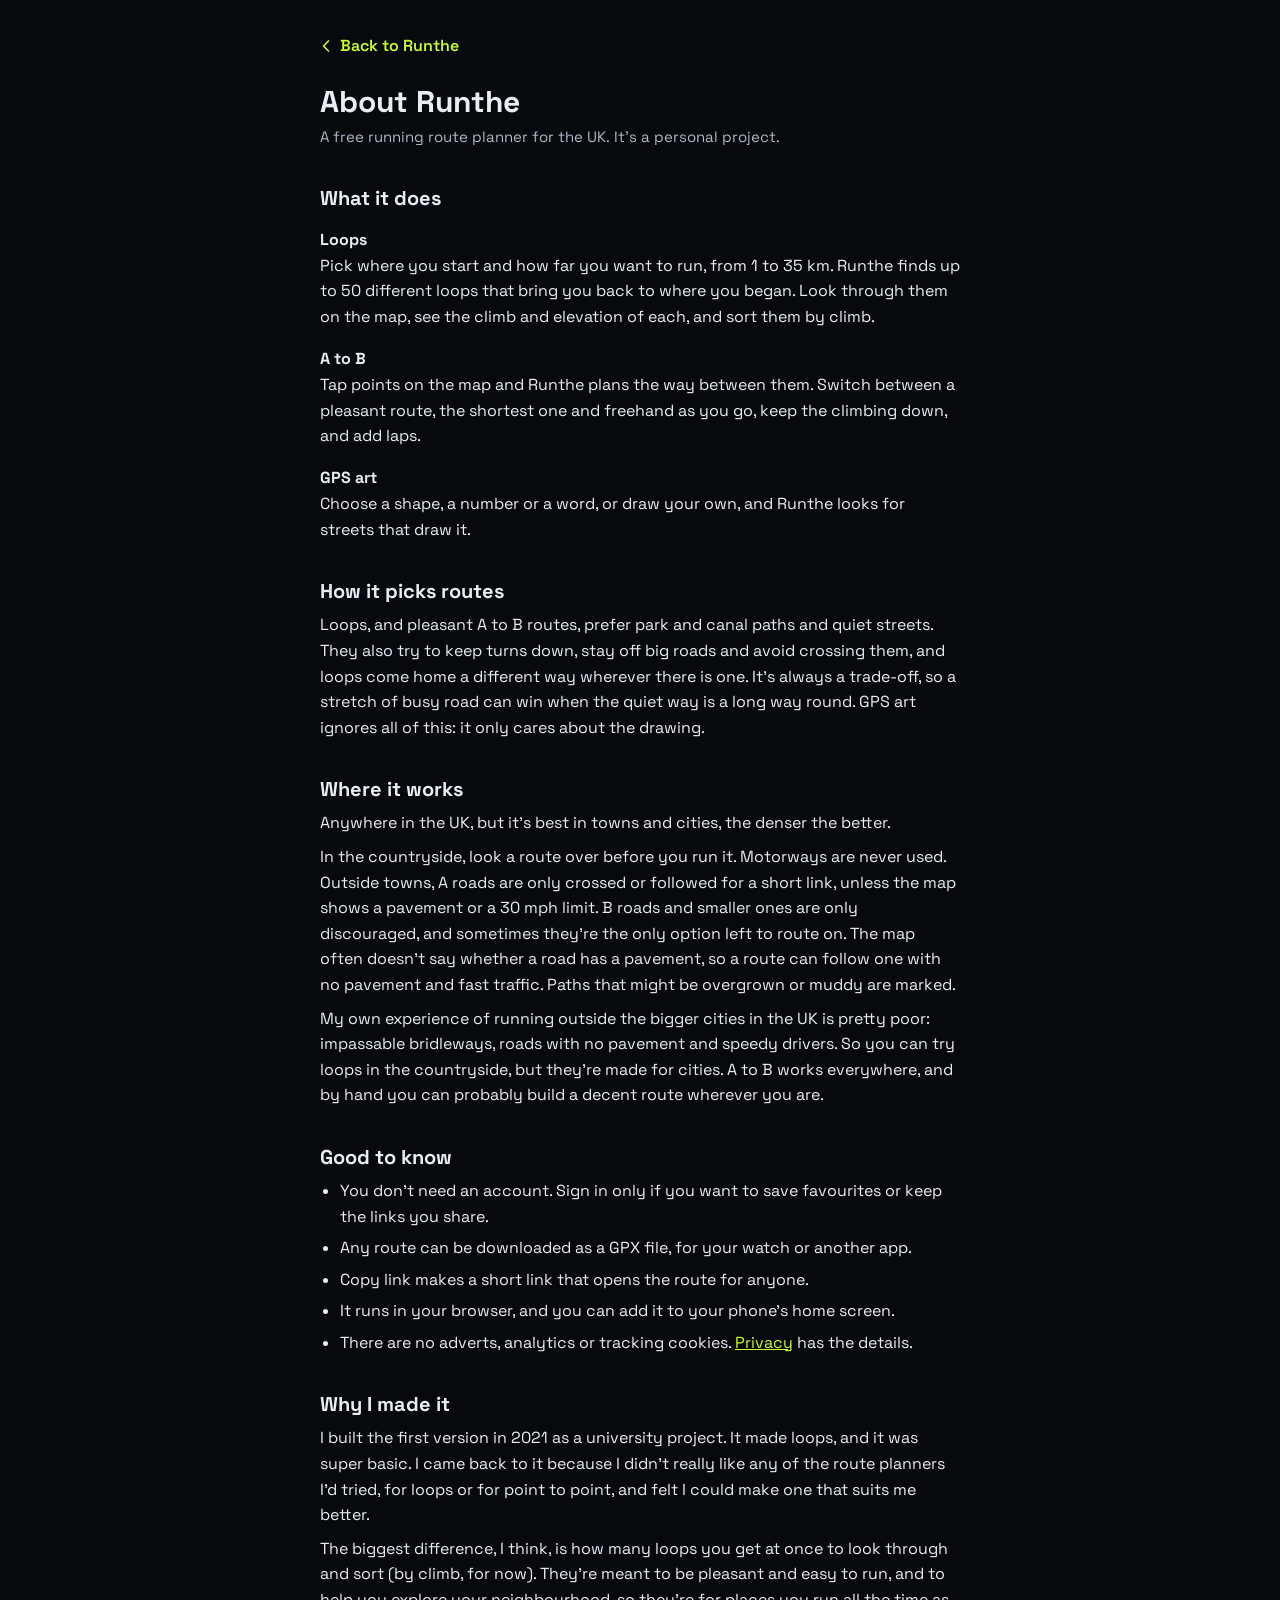
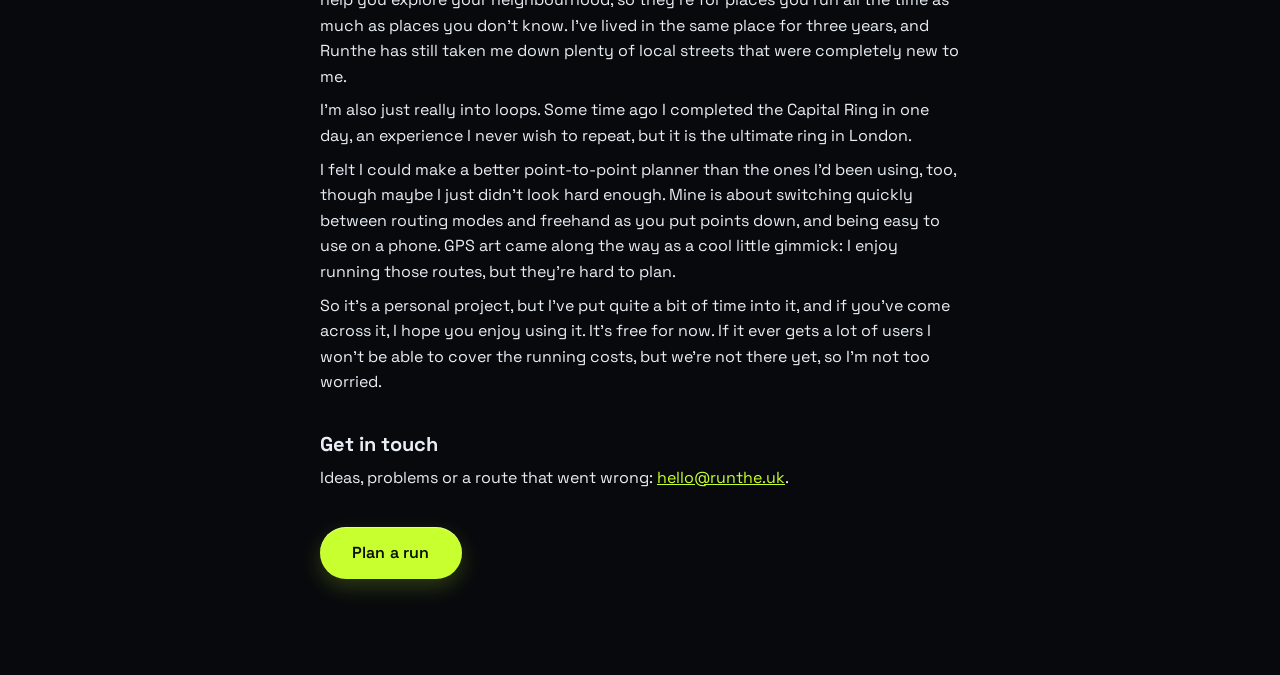
<file: about/index.html>
<!DOCTYPE html>
<html lang="en">
<head>
  <meta charset="UTF-8" />
  <meta name="viewport" content="width=device-width, initial-scale=1, viewport-fit=cover" />
  <meta name="theme-color" content="#07090d" />
  <meta name="description" content="What Runthe does and why I made it: a free running route planner for the UK that finds loops, plans runs from A to B and draws GPS art." />
  <title>About Runthe: running loops, A to B and GPS art</title>
  <link rel="canonical" href="https://rnthe.com/about/" />
  <link rel="icon" href="../assets/favicon.svg" type="image/svg+xml" />
  <link rel="preconnect" href="https://fonts.gstatic.com" crossorigin />
  <link href="https://fonts.googleapis.com/css2?family=Space+Grotesk:wght@400;500;600;700&display=swap" rel="stylesheet" />
  <!-- Versioned like the app's (index.html): bump with it. -->
  <link href="../css/tonal.css?v=93" rel="stylesheet" />
  <link href="../css/page.css?v=94" rel="stylesheet" />
</head>
<body>
  <!-- A settings page of words (UI.md, Settings page): opened from the
       account menu, and what search engines read. -->
  <a class="back" href="../"><svg viewBox="0 0 24 24" width="20" height="20" fill="none" stroke="currentColor" stroke-width="2" stroke-linecap="round" stroke-linejoin="round" aria-hidden="true"><path d="m15 18-6-6 6-6"/></svg>Back to Runthe</a>
  <h1>About Runthe</h1>
  <p class="lede">A free running route planner for the UK. It's a personal project.</p>

  <main class="prose">
    <h2>What it does</h2>
    <h3>Loops</h3>
    <p>Pick where you start and how far you want to run, from 1 to 35 km. Runthe finds up to 50 different loops that bring you back to where you began. Look through them on the map, see the climb and elevation of each, and sort them by climb.</p>
    <h3>A to B</h3>
    <p>Tap points on the map and Runthe plans the way between them. Switch between a pleasant route, the shortest one and freehand as you go, keep the climbing down, and add laps.</p>
    <h3>GPS art</h3>
    <p>Choose a shape, a number or a word, or draw your own, and Runthe looks for streets that draw it.</p>

    <h2>How it picks routes</h2>
    <p>Loops, and pleasant A to B routes, prefer park and canal paths and quiet streets. They also try to keep turns down, stay off big roads and avoid crossing them, and loops come home a different way wherever there is one. It's always a trade-off, so a stretch of busy road can win when the quiet way is a long way round. GPS art ignores all of this: it only cares about the drawing.</p>

    <h2>Where it works</h2>
    <p>Anywhere in the UK, but it's best in towns and cities, the denser the better.</p>
    <p>In the countryside, look a route over before you run it. Motorways are never used. Outside towns, A roads are only crossed or followed for a short link, unless the map shows a pavement or a 30 mph limit. B roads and smaller ones are only discouraged, and sometimes they're the only option left to route on. The map often doesn't say whether a road has a pavement, so a route can follow one with no pavement and fast traffic. Paths that might be overgrown or muddy are marked.</p>
    <p>My own experience of running outside the bigger cities in the UK is pretty poor: impassable bridleways, roads with no pavement and speedy drivers. So you can try loops in the countryside, but they're made for cities. A to B works everywhere, and by hand you can probably build a decent route wherever you are.</p>

    <h2>Good to know</h2>
    <ul>
      <li>You don't need an account. Sign in only if you want to save favourites or keep the links you share.</li>
      <li>Any route can be downloaded as a GPX file, for your watch or another app.</li>
      <li>Copy link makes a short link that opens the route for anyone.</li>
      <li>It runs in your browser, and you can add it to your phone's home screen.</li>
      <li>There are no adverts, analytics or tracking cookies. <a href="../privacy/">Privacy</a> has the details.</li>
    </ul>

    <h2>Why I made it</h2>
    <p>I built the first version in 2021 as a university project. It made loops, and it was super basic. I came back to it because I didn't really like any of the route planners I'd tried, for loops or for point to point, and felt I could make one that suits me better.</p>
    <p>The biggest difference, I think, is how many loops you get at once to look through and sort (by climb, for now). They're meant to be pleasant and easy to run, and to help you explore your neighbourhood, so they're for places you run all the time as much as places you don't know. I've lived in the same place for three years, and Runthe has still taken me down plenty of local streets that were completely new to me.</p>
    <p>I'm also just really into loops. Some time ago I completed the Capital Ring in one day, an experience I never wish to repeat, but it is the ultimate ring in London.</p>
    <p>I felt I could make a better point-to-point planner than the ones I'd been using, too, though maybe I just didn't look hard enough. Mine is about switching quickly between routing modes and freehand as you put points down, and being easy to use on a phone. GPS art came along the way as a cool little gimmick: I enjoy running those routes, but they're hard to plan.</p>
    <p>So it's a personal project, but I've put quite a bit of time into it, and if you've come across it, I hope you enjoy using it. It's free for now. If it ever gets a lot of users I won't be able to cover the running costs, but we're not there yet, so I'm not too worried.</p>

    <h2>Get in touch</h2>
    <p>Ideas, problems or a route that went wrong: <a href="mailto:hello@runthe.uk">hello@runthe.uk</a>.</p>
  </main>

  <a class="btn btn-primary cta" href="../">Plan a run</a>
</body>
</html>
</file>
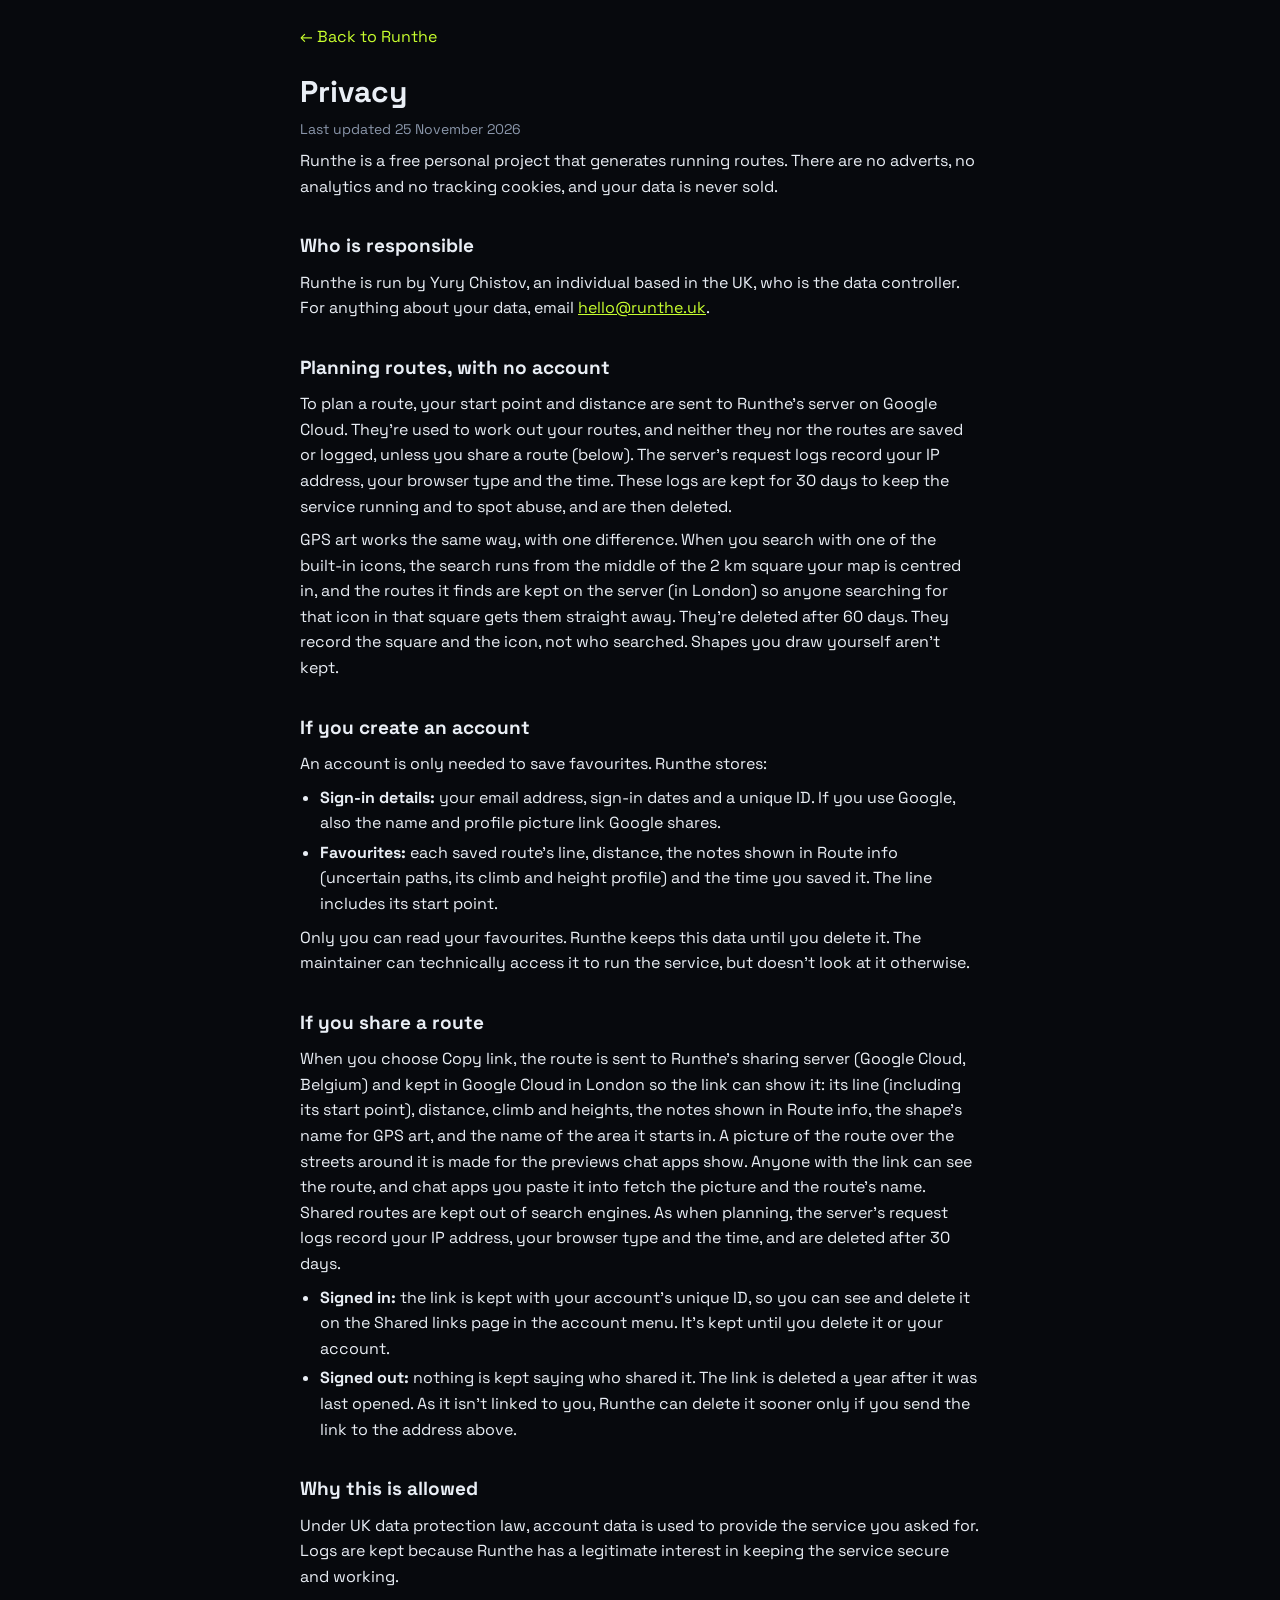
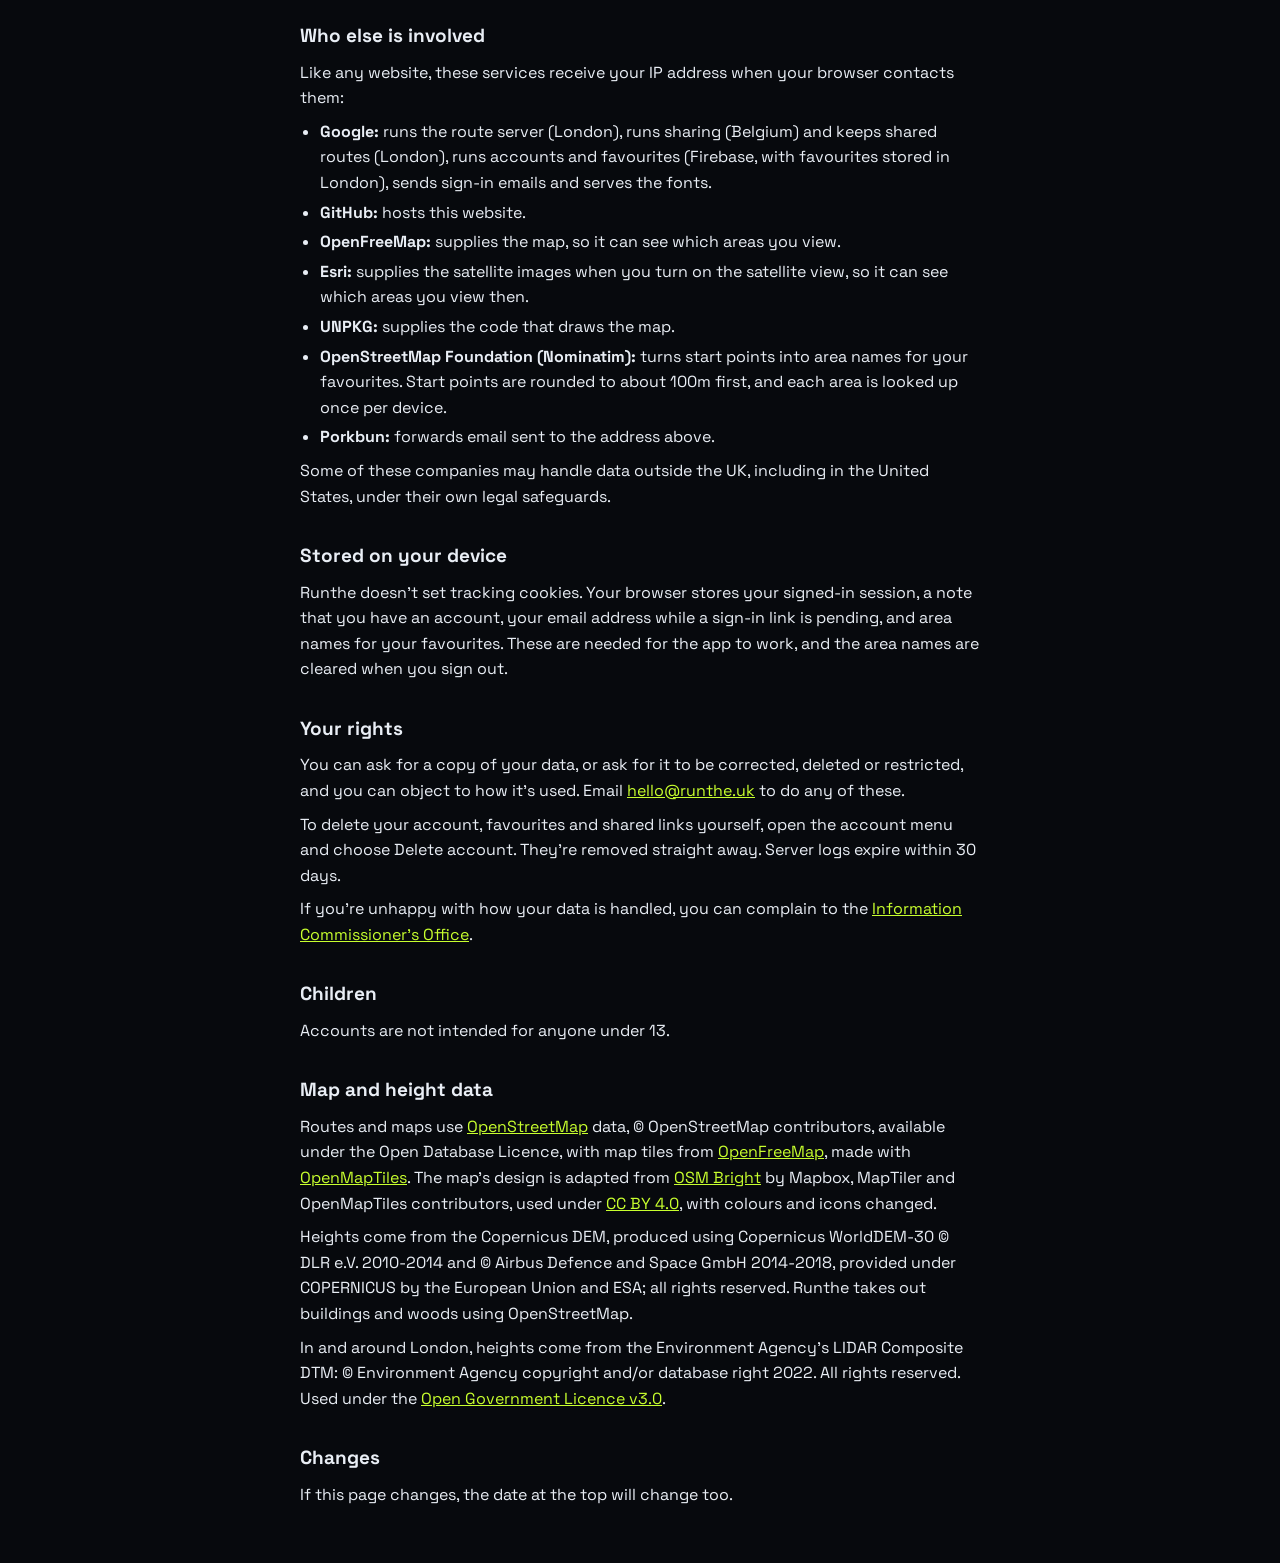
<file: privacy/index.html>
<!DOCTYPE html>
<html lang="en">
<head>
  <meta charset="UTF-8" />
  <meta name="viewport" content="width=device-width, initial-scale=1, viewport-fit=cover" />
  <meta name="theme-color" content="#07090d" />
  <meta name="description" content="How Runthe handles your data." />
  <title>Privacy · Runthe</title>
  <link rel="icon" href="../assets/favicon.svg" type="image/svg+xml" />
  <link rel="preconnect" href="https://fonts.gstatic.com" crossorigin />
  <link href="https://fonts.googleapis.com/css2?family=Space+Grotesk:wght@400;500;700&display=swap" rel="stylesheet" />
  <style>
    :root { color-scheme: dark; }
    body {
      margin: 0 auto; max-width: 680px; background: #07090d; color: #e9eef5;
      padding: calc(24px + env(safe-area-inset-top)) 20px calc(48px + env(safe-area-inset-bottom));
      font: 16px/1.6 "Space Grotesk", system-ui, sans-serif; -webkit-font-smoothing: antialiased;
    }
    a { color: #c8ff2e; }
    h1 { font-size: 30px; line-height: 1.2; margin: 24px 0 4px; }
    h2 { font-size: 19px; margin: 32px 0 6px; }
    p, ul { margin: 8px 0; }
    ul { padding-left: 20px; }
    li { margin: 4px 0; }
    .back { display: inline-block; text-decoration: none; }
    .updated { color: #8a96aa; font-size: 14px; }
    [hidden] { display: none !important; }
  </style>
</head>
<body>
  <a class="back" href="../">← Back to Runthe</a>
  <h1>Privacy</h1>
  <p class="updated">Last updated 25 November 2026</p>

  <p>Runthe is a free personal project that generates running routes. There are no adverts, no analytics and no tracking cookies, and your data is never sold.</p>

  <h2>Who is responsible</h2>
  <p>Runthe is run by Yury Chistov, an individual based in the UK, who is the data controller. For anything about your data, email <a href="mailto:hello@runthe.uk">hello@runthe.uk</a>.</p>

  <h2>Planning routes, with no account</h2>
  <p>To plan a route, your start point and distance are sent to Runthe's server on Google Cloud. They're used to work out your routes, and neither they nor the routes are saved or logged, unless you share a route (below). The server's request logs record your IP address, your browser type and the time. These logs are kept for 30 days to keep the service running and to spot abuse, and are then deleted.</p>
  <p>GPS art works the same way, with one difference. When you search with one of the built-in icons, the search runs from the middle of the 2 km square your map is centred in, and the routes it finds are kept on the server (in London) so anyone searching for that icon in that square gets them straight away. They're deleted after 60 days. They record the square and the icon, not who searched. Shapes you draw yourself aren't kept.</p>

  <h2>If you create an account</h2>
  <p class="no-garmin">An account is only needed to save favourites. Runthe stores:</p>
  <p class="garmin" hidden>An account is only needed to save favourites and to connect Garmin Connect. Runthe stores:</p>
  <ul>
    <li><strong>Sign-in details:</strong> your email address, sign-in dates and a unique ID. If you use Google, also the name and profile picture link Google shares.</li>
    <li><strong>Favourites:</strong> each saved route's line, distance, the notes shown in Route info (uncertain paths, its climb and height profile) and the time you saved it. The line includes its start point.</li>
  </ul>
  <p>Only you can read your favourites. Runthe keeps this data until you delete it. The maintainer can technically access it to run the service, but doesn't look at it otherwise.</p>

  <h2>If you share a route</h2>
  <p>When you choose Copy link, the route is sent to Runthe's sharing server (Google Cloud, Belgium) and kept in Google Cloud in London so the link can show it: its line (including its start point), distance, climb and heights, the notes shown in Route info, the shape's name for GPS art, and the name of the area it starts in. A picture of the route over the streets around it is made for the previews chat apps show. Anyone with the link can see the route, and chat apps you paste it into fetch the picture and the route's name. Shared routes are kept out of search engines. As when planning, the server's request logs record your IP address, your browser type and the time, and are deleted after 30 days.</p>
  <ul>
    <li><strong>Signed in:</strong> the link is kept with your account's unique ID, so you can see and delete it on the Shared links page in the account menu. It's kept until you delete it or your account.</li>
    <li><strong>Signed out:</strong> nothing is kept saying who shared it. The link is deleted a year after it was last opened. As it isn't linked to you, Runthe can delete it sooner only if you send the link to the address above.</li>
  </ul>

  <section class="garmin" hidden>
    <h2>If you connect Garmin Connect</h2>
    <p>You can connect your Garmin Connect account to send routes to it as courses, which Garmin Connect then syncs to your Garmin devices. You choose on Garmin's own page whether to allow this, and which permissions to give.</p>
    <p><strong>What Runthe sends to Garmin:</strong> only when you tap Send to Garmin Connect, the route's line (including its start point), its distance and a name made of "Runthe", the area name and the distance. Runthe doesn't read your activities, health data or anything else from Garmin Connect. It only asks Garmin for your Garmin user ID and which permissions you gave, to show whether you're connected and can send courses, and, when you export a route you've sent before, that course's name, to show it's already there.</p>
    <p><strong>What Runthe stores:</strong></p>
    <ul>
      <li>The sign-in tokens Garmin issues, which let Runthe send courses for you, along with your Garmin user ID, the permissions you gave and when you connected. They're stored with your account in Google Cloud (London) and can't be read from any browser, including yours.</li>
      <li>For each route you send, a short code worked out from its line (the line can't be recovered from it) and the course's number at Garmin, so Runthe can tell you a route is already in Garmin Connect rather than send it twice.</li>
      <li>While you're on Garmin's page, a temporary record linking a random code to your account. It's deleted as soon as you come back. If you don't come back, it stops working after 15 minutes and is deleted soon after.</li>
    </ul>
    <p><strong>Stopping it:</strong> choose Disconnect in the account menu, or delete your account. Either removes Runthe's access at Garmin and deletes the stored tokens and the record of courses sent straight away. If you remove Runthe in Garmin Connect instead, Runthe notices the next time you open its account menu and deletes them then. A Garmin account can be connected to one Runthe account at a time: connecting it to another deletes the tokens held for the first. Courses you've already sent stay in Garmin Connect until you delete them there.</p>
    <p>Garmin handles what you send it under its own privacy policy.</p>
  </section>

  <h2>Why this is allowed</h2>
  <p>Under UK data protection law, account data<span class="garmin" hidden>, and your Garmin connection if you make one,</span> is used to provide the service you asked for. Logs are kept because Runthe has a legitimate interest in keeping the service secure and working.</p>

  <h2>Who else is involved</h2>
  <p>Like any website, these services receive your IP address when your browser contacts them:</p>
  <ul>
    <li><strong>Google:</strong> runs the route server (London), runs sharing (Belgium) and keeps shared routes (London), runs accounts and favourites (Firebase, with favourites stored in London), sends sign-in emails and serves the fonts.</li>
    <li><strong>GitHub:</strong> hosts this website.</li>
    <li><strong>OpenFreeMap:</strong> supplies the map, so it can see which areas you view.</li>
    <li><strong>Esri:</strong> supplies the satellite images when you turn on the satellite view, so it can see which areas you view then.</li>
    <li><strong>UNPKG:</strong> supplies the code that draws the map.</li>
    <li><strong>OpenStreetMap Foundation (Nominatim):</strong> turns start points into area names for your favourites. Start points are rounded to about 100m first, and each area is looked up once per device.</li>
    <li><strong>Porkbun:</strong> forwards email sent to the address above.</li>
    <li class="garmin" hidden><strong>Garmin:</strong> if you connect Garmin Connect, handles signing in to it and receives the routes you choose to send.</li>
  </ul>
  <p>Some of these companies may handle data outside the UK, including in the United States, under their own legal safeguards.</p>

  <h2>Stored on your device</h2>
  <p>Runthe doesn't set tracking cookies. Your browser stores your signed-in session, a note that you have an account, your email address while a sign-in link is pending, and area names for your favourites. These are needed for the app to work, and the area names are cleared when you sign out.<span class="garmin" hidden> If you connect Garmin Connect from the Export window, the route you were exporting is kept in that browser tab until you come back from Garmin's page, then removed.</span></p>

  <h2>Your rights</h2>
  <p>You can ask for a copy of your data, or ask for it to be corrected, deleted or restricted, and you can object to how it's used. Email <a href="mailto:hello@runthe.uk">hello@runthe.uk</a> to do any of these.</p>
  <p>To delete your account, favourites and shared links yourself, open the account menu and choose Delete account. They're removed straight away<span class="garmin" hidden>, and Garmin Connect is disconnected</span>. Server logs expire within 30 days.</p>
  <p>If you're unhappy with how your data is handled, you can complain to the <a href="https://ico.org.uk/make-a-complaint/">Information Commissioner's Office</a>.</p>

  <h2>Children</h2>
  <p>Accounts are not intended for anyone under 13.</p>

  <h2 id="data">Map and height data</h2>
  <p>Routes and maps use <a href="https://www.openstreetmap.org/copyright">OpenStreetMap</a> data, © OpenStreetMap contributors, available under the Open Database Licence, with map tiles from <a href="https://openfreemap.org">OpenFreeMap</a>, made with <a href="https://www.openmaptiles.org/">OpenMapTiles</a>. The map's design is adapted from <a href="https://github.com/openmaptiles/osm-bright-gl-style">OSM Bright</a> by Mapbox, MapTiler and OpenMapTiles contributors, used under <a href="https://creativecommons.org/licenses/by/4.0/">CC BY 4.0</a>, with colours and icons changed.</p>
  <p>Heights come from the Copernicus DEM, produced using Copernicus WorldDEM-30 © DLR e.V. 2010-2014 and © Airbus Defence and Space GmbH 2014-2018, provided under COPERNICUS by the European Union and ESA; all rights reserved. Runthe takes out buildings and woods using OpenStreetMap.</p>
  <p>In and around London, heights come from the Environment Agency's LIDAR Composite DTM: © Environment Agency copyright and/or database right 2022. All rights reserved. Used under the <a href="https://www.nationalarchives.gov.uk/doc/open-government-licence/version/3/">Open Government Licence v3.0</a>.</p>

  <h2>Changes</h2>
  <p>If this page changes, the date at the top will change too.</p>
  <!-- The Garmin parts show only where the app offers Garmin (staging and
       local until Garmin's notice period ends): the same switch as the app.
       Keep the ?v= in step with index.html's garmin.js. -->
  <script type="module">
    import { GARMIN_BASE } from "../js/garmin.js?v=144";
    if (GARMIN_BASE) {
      for (const el of document.querySelectorAll(".garmin")) el.hidden = false;
      for (const el of document.querySelectorAll(".no-garmin")) el.hidden = true;
    }
  </script>
</body>
</html>
</file>
<file: css/tonal.css>
/* The Tonal system's tokens and button roles (UI.md), shared by the app
   (css/styles.css) and its plain pages, such as Shared links (css/page.css).
   Everything tappable has a fill, lime is the main step, selected things go
   lime (no ticks: 2026-11-15). Moved out of styles.css on 2026-11-23, when
   the first settings page needed them. */
:root {
  --hud-h: 56px;
  /* The shelf of modes along the bottom, and the space it leaves above. */
  --modebar-h: 62px;
  --above-modebar: calc(var(--modebar-h) + env(safe-area-inset-bottom) + 12px);
  --bg: #07090d;
  --glass: rgba(14, 18, 26, 0.72);
  --edge: rgba(255, 255, 255, 0.08);
  --text: #e9eef5;
  /* Secondary text (notes, labels, hints): 9.2:1 on the panel. It was
     #6c7889 (4.1:1), which friends found hard to read. */
  --dim: #aeb8c6;
  --dim-2: #8a96a7;   /* small print and units, 6.1:1 */
  --neon: #c8ff2e;
  --neon-rgb: 200, 255, 46;
  --neon-glow: 0 0 18px rgba(var(--neon-rgb), 0.55);
  --pink: #ff3d8b;
  --amber: #ffb547;
  --red: #ff4a3d;
  /* Fills for controls */
  --panel: #10141c;
  --card: #1c232e;        /* choice cards, tiles and fields */
  --tone: #2a3342;        /* icon buttons and chips */
  --tone-2: #354052;      /* ... hovered */
  --tone-press: #3d495d;  /* ... pressed */
  --ltone: #2f3c19;       /* lime-tinted: secondary buttons, things switched on */
  --ltone-2: #3a4a1e;
  --ltone-press: #465a23;
  --lime-ink: #dcff7a;    /* text on --ltone, 10.5:1 */
  --float: #232b38;       /* buttons floating over the map */
  /* A tick, as a mask so it takes the text colour: for checkboxes (UI.md). */
  --tick: url("data:image/svg+xml,%3Csvg xmlns='http://www.w3.org/2000/svg' viewBox='0 0 24 24' fill='none' stroke='black' stroke-width='3.2' stroke-linecap='round' stroke-linejoin='round'%3E%3Cpath d='m5 12.5 4.5 4.5L19 7.5'/%3E%3C/svg%3E");
}

/* ----- Buttons -----
   Primary: lime, the one main step on a panel. Secondary: a lime-tinted
   pill. Tertiary: lime words. Danger: red. Icon buttons: round, neutral.
   No arrows in buttons; previous and next use chevrons. */
.btn {
  height: 48px; padding: 0 20px; border-radius: 999px; min-width: 0;
  display: flex; align-items: center; justify-content: center; gap: 8px;
  font-size: 16px; font-weight: 600; letter-spacing: .01em;
  white-space: nowrap; overflow: hidden; text-overflow: ellipsis;
  transition: transform .12s, background-color .15s, box-shadow .15s;
  -webkit-tap-highlight-color: transparent;
}
.btn-primary {
  height: 52px; background: var(--neon); color: #0b1004;
  box-shadow: 0 8px 22px rgba(var(--neon-rgb), .2), inset 0 1px 0 rgba(255, 255, 255, .45);
}
.btn-secondary { background: var(--ltone); color: var(--lime-ink); }
.btn-tertiary { height: 44px; padding: 0 14px; background: none; color: var(--neon); }
.btn-danger { background: #ff6a5f; color: #1a0503; }
.icon-btn {
  width: 48px; height: 48px; padding: 0; border-radius: 50%; display: grid; place-items: center;
  background: var(--tone); color: var(--text); font-size: 24px; line-height: 1;
  transition: transform .12s, background-color .15s; -webkit-tap-highlight-color: transparent;
}
.close-btn { width: 44px; height: 44px; flex: none; }
@media (hover: hover) {
  .btn-primary:hover:not(:disabled) { background: #d4ff58; }
  .btn-secondary:hover:not(:disabled) { background: var(--ltone-2); }
  .btn-tertiary:hover:not(:disabled) { background: rgba(var(--neon-rgb), .08); }
  .icon-btn:not(.on):hover:not(:disabled) { background: var(--tone-2); }
}
:is(.btn, .icon-btn):active:not(:disabled) { transform: scale(.96); }
.btn-primary:active:not(:disabled) { background: #b3ea1d; box-shadow: 0 3px 10px rgba(var(--neon-rgb), .18); }
.btn-secondary:active:not(:disabled) { background: var(--ltone-press); }
.btn-tertiary:active:not(:disabled) { background: rgba(var(--neon-rgb), .14); }
.icon-btn:not(.on):active:not(:disabled) { background: var(--tone-press); }
:is(.btn, .icon-btn):disabled { background: #1a2029; color: #566070; box-shadow: none; cursor: not-allowed; }
.btn-tertiary:disabled { background: none; }
button:focus-visible { outline: 3px solid var(--neon); outline-offset: 3px; }
/* A wait inside a button: Sending…, Making link… */
.spin { width: 16px; height: 16px; border-radius: 50%; border: 2.5px solid currentColor; border-right-color: transparent; animation: spin .8s linear infinite; }
@keyframes spin { to { transform: rotate(360deg); } }
</file>
<file: css/page.css>
/* Settings pages (UI.md, Settings page): plain pages opened from the
   account menu, like the privacy page, starting with Shared links
   (2026-11-23). App and watch connections are expected to follow. Tokens
   and button roles come from css/tonal.css, loaded first. */
* { box-sizing: border-box; }
html { background: var(--bg); color-scheme: dark; }
body {
  margin: 0 auto; max-width: 680px; min-height: 100dvh; color: var(--text);
  padding: calc(24px + env(safe-area-inset-top)) 20px calc(96px + env(safe-area-inset-bottom));
  font: 16px/1.6 "Space Grotesk", system-ui, sans-serif; -webkit-font-smoothing: antialiased;
}
button { font: inherit; color: inherit; cursor: pointer; border: 0; background: none; }
a { color: var(--neon); }
a:focus-visible { outline: 3px solid var(--neon); outline-offset: 3px; }
.mono { font-family: "JetBrains Mono", ui-monospace, monospace; }
[hidden] { display: none !important; }

/* The way back: a chevron and words, at the top left. */
.back {
  display: inline-flex; align-items: center; gap: 4px; min-height: 44px; margin-left: -4px;
  font-weight: 600; text-decoration: none; border-radius: 8px;
}
.back svg { flex: none; }
h1 { font-size: 30px; line-height: 1.2; margin: 16px 0 6px; }
.lede { margin: 0; color: var(--dim); font-size: 15px; line-height: 1.5; }
.small { margin: 16px 0 0; color: var(--dim-2); font-size: 14px; line-height: 1.5; }
.msg { margin: 16px 0 0; font-size: 15px; line-height: 1.45; color: #ffd3e4; }
.msg:empty { display: none; }
.btn-small { height: 44px; padding: 0 16px; font-size: 15px; }
a.btn { text-decoration: none; }

/* ----- Pages of words (About) ----- */
.prose h2 { font-size: 20px; line-height: 1.3; margin: 36px 0 6px; }
.prose h3 { font-size: 16px; line-height: 1.4; margin: 18px 0 2px; }
.prose p, .prose ul { margin: 8px 0; }
.prose h3 + p { margin-top: 0; }
.prose ul { padding-left: 20px; }
.prose li { margin: 6px 0; }
.cta { display: inline-flex; margin-top: 28px; padding: 0 32px; }

/* ----- Shared links ----- */
.links { list-style: none; margin: 20px 0 0; padding: 0; display: grid; gap: 10px; }
.share {
  display: grid; grid-template-columns: 96px minmax(0, 1fr); gap: 12px 14px; padding: 12px;
  background: var(--card); border-radius: 18px; transition: opacity .2s, transform .2s;
}
.share.going { opacity: 0; transform: scale(.98); }
/* The preview card, cropped to the route, which sits on its right. */
.thumb {
  width: 96px; height: 86px; border-radius: 12px; display: block; background: var(--panel);
  object-fit: cover; object-position: 94% 50%;
}
.share-text { min-width: 0; display: grid; align-content: center; gap: 2px; }
.share-title { font-size: 16px; font-weight: 600; line-height: 1.3; }
.share-meta { font-size: 14px; color: var(--dim); line-height: 1.35; }
.share-url { font-size: 13px; color: var(--dim-2); white-space: nowrap; overflow: hidden; text-overflow: ellipsis; }
.share-actions { grid-column: 1 / -1; display: flex; align-items: center; gap: 8px; }
.share-actions .btn-tertiary { margin-left: auto; margin-right: -4px; }
@media (min-width: 640px) {
  .share { grid-template-columns: 116px minmax(0, 1fr) auto; align-items: center; padding: 14px 16px 14px 14px; }
  .thumb { width: 116px; height: 104px; }
  .share-actions { grid-column: auto; }
}

.empty {
  margin: 28px 0 0; padding: 28px 20px; border-radius: 18px; background: var(--card);
  display: grid; gap: 6px; justify-items: center; text-align: center;
}
.empty-mark { width: 64px; height: 64px; margin-bottom: 6px; border-radius: 50%; background: var(--tone); color: var(--dim); display: grid; place-items: center; }
.empty h2 { margin: 0; font-size: 18px; }
.empty p { margin: 0; color: var(--dim); font-size: 15px; line-height: 1.5; }

/* The Undo bar, as the app's after removing a favourite. */
.undo {
  position: fixed; z-index: 2; left: 12px; right: 12px; bottom: calc(24px + env(safe-area-inset-bottom));
  max-width: 420px; margin: 0 auto;
  display: flex; align-items: center; justify-content: space-between; gap: 12px;
  padding: 6px 6px 6px 20px; border-radius: 999px; font-size: 15px;
  background: var(--float); box-shadow: 0 10px 30px rgba(0, 0, 0, .5);
  animation: undo-in .22s cubic-bezier(.2, .8, .2, 1);
}
@keyframes undo-in { from { opacity: 0; transform: translateY(10px); } }
@media (prefers-reduced-motion: reduce) {
  .share, .undo { transition: none; animation: none; }
}
</file>
